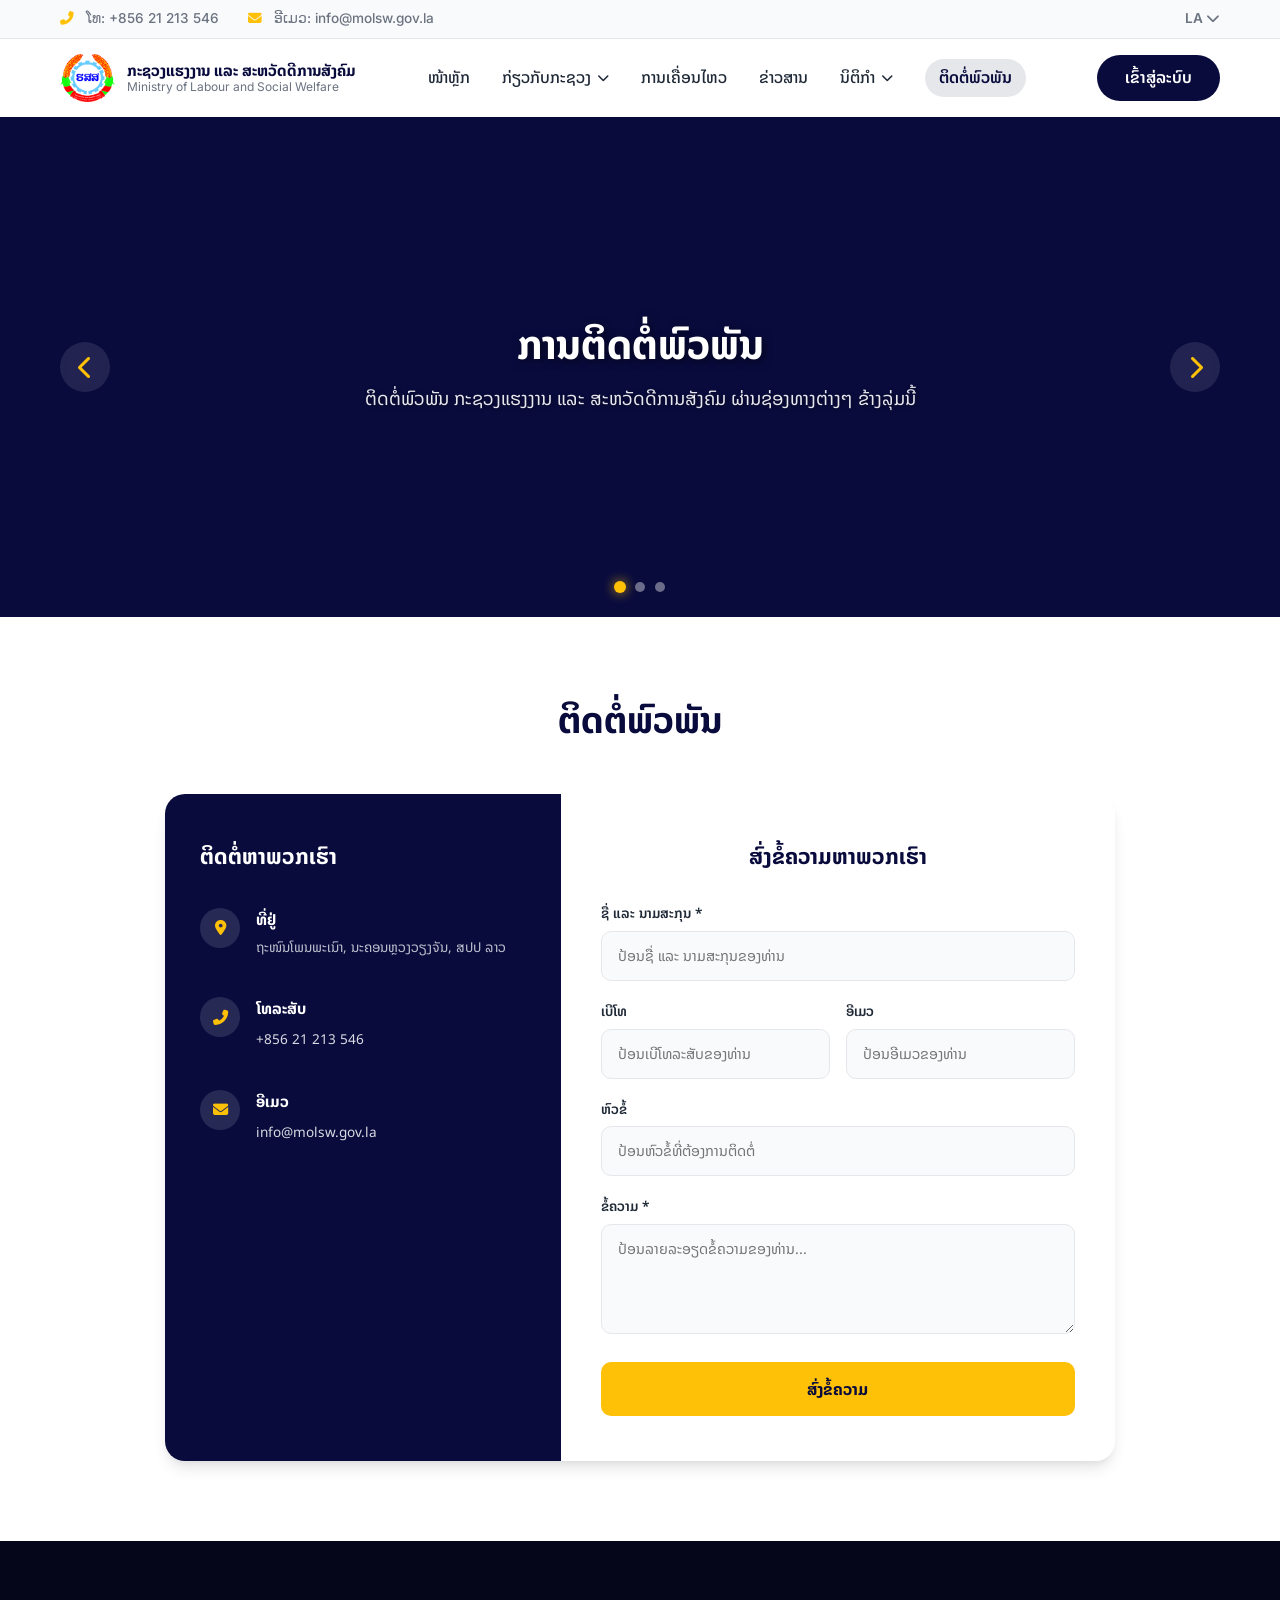
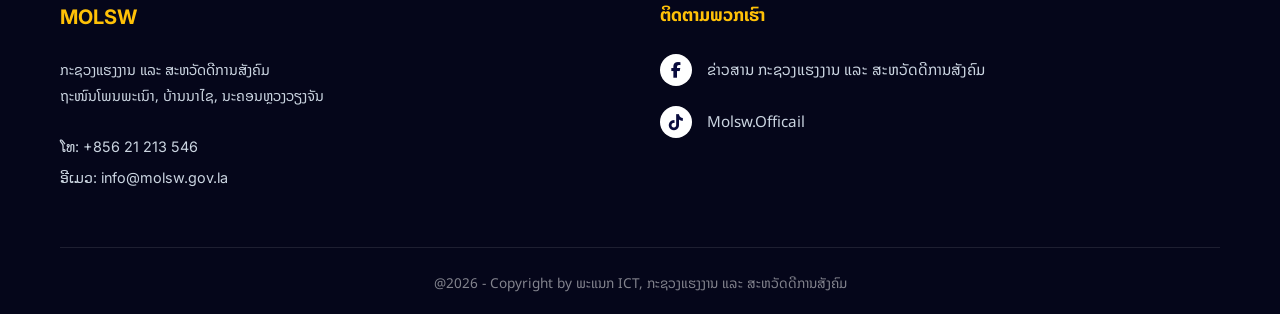
<file: contact.html>
<!doctype html>
<html lang="lo">
  <head>
    <meta charset="UTF-8" />
    <meta name="viewport" content="width=device-width, initial-scale=1.0" />
    <title>ຕິດຕໍ່ພົວພັນ | Contact Us</title>
    <!-- SEO Best Practices implemented -->
    <meta
      name="description"
      content="ຕິດຕໍ່ພົວພັນ ກະຊວງແຮງງານ ແລະ ສະຫວັດດີການສັງຄົມ. ສົ່ງຂໍ້ຄວາມ, ໂທ ຫຼື ອີເມວຫາພວກເຮົາ."
    />
    <link rel="stylesheet" href="css/style.css" />
    <link rel="stylesheet" href="css/contact.css" />
    <link
      href="https://fonts.googleapis.com/css2?family=Inter:wght@400;500;600;700&family=Noto+Sans+Lao:wght@400;500;600;700&display=swap"
      rel="stylesheet"
    />
    <link
      rel="stylesheet"
      href="https://cdnjs.cloudflare.com/ajax/libs/font-awesome/6.4.0/css/all.min.css"
    />
  </head>
  <body>
    <!-- Top Bar -->
    <div class="top-bar">
      <div class="container top-bar-inner">
        <div class="contact-info">
          <span><i class="fas fa-phone-alt"></i> ໂທ: +856 21 213 546</span>
          <span><i class="fas fa-envelope"></i> ອີເມວ: info@molsw.gov.la</span>
        </div>
        <div class="lang-selector">
          <span>LA <i class="fas fa-chevron-down"></i></span>
        </div>
      </div>
    </div>

    <!-- Navigation -->
    <nav class="navbar">
      <div class="container navbar-inner">
        <div class="logo">
          <a
            href="index.html"
            style="
              display: flex;
              align-items: center;
              gap: 12px;
              text-decoration: none;
            "
          >
            <img
              src="assets/logo.png"
              alt="MOLSW Logo"
              style="height: 48px; width: auto; object-fit: contain"
            />
            <div>
              <div
                style="
                  font-weight: 700;
                  color: var(--primary-blue);
                  font-size: 0.95rem;
                  line-height: 1.25;
                "
              >
                ກະຊວງແຮງງານ ແລະ ສະຫວັດດີການສັງຄົມ
              </div>
              <div
                style="
                  font-size: 0.75rem;
                  color: var(--text-muted);
                  font-family: var(--font-en);
                  line-height: 1.2;
                "
              >
                Ministry of Labour and Social Welfare
              </div>
            </div>
          </a>
        </div>
        <ul class="nav-links">
          <li><a href="index.html">ໜ້າຫຼັກ</a></li>
          <li class="dropdown">
            <a
              href="#"
              onclick="
                this.parentElement.classList.toggle('open');
                return false;
              "
              >ກ່ຽວກັບກະຊວງ <i class="fas fa-chevron-down"></i
            ></a>
            <ul class="dropdown-menu">
              <li><a href="about.html">ກ່ຽວກັບກະຊວງ</a></li>
              <li><a href="organization.html">ກົງຈັກການຈັດຕັ້ງ</a></li>
              <li><a href="sectors.html">ຂະແໜງການ</a></li>
            </ul>
          </li>
          <li><a href="activities.html">ການເຄື່ອນໄຫວ</a></li>
          <li><a href="news.html">ຂ່າວສານ</a></li>
          <li class="dropdown">
            <a
              href="#"
              onclick="
                this.parentElement.classList.toggle('open');
                return false;
              "
              >ນິຕິກຳ <i class="fas fa-chevron-down"></i
            ></a>
            <ul class="dropdown-menu">
              <li><a href="policy.html?tab=decree">ນິຕິກຳ</a></li>
              <li><a href="magazine.html">ວາລະສານ</a></li>
            </ul>
          </li>
          <li><a href="contact.html" class="active">ຕິດຕໍ່ພົວພັນ</a></li>
        </ul>
        <a href="#" class="btn btn-primary btn-login">ເຂົ້າສູ່ລະບົບ</a>
      </div>
    </nav>

    <!-- Hero Section -->
    <div class="hero hero-sectors">
      <div class="hero-slider">
        <!-- Slide 1 -->
        <div
          class="slide active"
          style="
            background-image: url(&quot;https://images.unsplash.com/photo-1575517111478-7f6afd0973db?auto=format&fit=crop&w=1920&q=80&quot;);
          "
        >
          <div
            class="container slide-content"
            style="text-align: center; margin: 0 auto; justify-content: center"
          >
            <h1
              style="
                font-size: 2.5rem;
                text-shadow: 2px 2px 8px rgba(0, 0, 0, 0.6);
              "
            >
              ການຕິດຕໍ່ພົວພັນ
            </h1>
            <p
              style="
                font-size: 1.15rem;
                max-width: 700px;
                margin: 15px auto 0;
                text-shadow: 1px 1px 4px rgba(0, 0, 0, 0.6);
              "
            >
              ຕິດຕໍ່ພົວພັນ ກະຊວງແຮງງານ ແລະ ສະຫວັດດີການສັງຄົມ ຜ່ານຊ່ອງທາງຕ່າງໆ
              ຂ້າງລຸ່ມນີ້
            </p>
          </div>
        </div>

        <!-- Slide 2 -->
        <div
          class="slide"
          style="
            background-image: url(&quot;https://images.unsplash.com/photo-1517245386807-bb43f82c33c4?auto=format&fit=crop&w=1920&q=80&quot;);
          "
        >
          <div
            class="container slide-content"
            style="text-align: center; margin: 0 auto; justify-content: center"
          >
            <h1
              style="
                font-size: 2.5rem;
                text-shadow: 2px 2px 8px rgba(0, 0, 0, 0.6);
              "
            >
              ພົວພັນວຽກງານສະດວກວ່ອງໄວ
            </h1>
            <p
              style="
                font-size: 1.15rem;
                max-width: 700px;
                margin: 15px auto 0;
                text-shadow: 1px 1px 4px rgba(0, 0, 0, 0.6);
              "
            >
              ຍິນດີຕ້ອນຮັບ ແລະ ພ້ອມໃຫ້ບໍລິການແກ່ປະຊາຊົນທຸກພາກສ່ວນ ດ້ວຍຄວາມຈິງໃຈ
            </p>
          </div>
        </div>

        <!-- Slide 3 -->
        <div
          class="slide"
          style="
            background-image: url(&quot;https://images.unsplash.com/photo-1522071820081-009f0129c71c?auto=format&fit=crop&w=1920&q=80&quot;);
          "
        >
          <div
            class="container slide-content"
            style="text-align: center; margin: 0 auto; justify-content: center"
          >
            <h1
              style="
                font-size: 2.5rem;
                text-shadow: 2px 2px 8px rgba(0, 0, 0, 0.6);
              "
            >
              ສົ່ງຄຳຄິດເຫັນຫາພວກເຮົາ
            </h1>
            <p
              style="
                font-size: 1.15rem;
                max-width: 700px;
                margin: 15px auto 0;
                text-shadow: 1px 1px 4px rgba(0, 0, 0, 0.6);
              "
            >
              ທ່ານສາມາດສົ່ງຄຳຖາມ, ຂໍ້ສະເໜີ ຫຼື ຄຳຄິດເຫັນຕ່າງໆ
              ຜ່ານແບບຟອມອອນລາຍໄດ້ຕະຫຼອດ 24 ຊົ່ວໂມງ
            </p>
          </div>
        </div>
      </div>

      <!-- Navigation controls -->
      <div class="hero-nav container">
        <button class="nav-prev"><i class="fas fa-chevron-left"></i></button>
        <button class="nav-next"><i class="fas fa-chevron-right"></i></button>
      </div>

      <!-- Indicators dots -->
      <div class="hero-indicators">
        <span class="indicator-dot active" data-slide="0"></span>
        <span class="indicator-dot" data-slide="1"></span>
        <span class="indicator-dot" data-slide="2"></span>
      </div>
    </div>

    <!-- Contact Content -->
    <main class="contact-section">
      <div class="container">
        <div class="contact-header">
          <h2 class="contact-title">ຕິດຕໍ່ພົວພັນ</h2>
        </div>

        <div class="contact-wrapper">
          <!-- Left: Contact Info -->
          <div class="contact-info-card">
            <h3>ຕິດຕໍ່ຫາພວກເຮົາ</h3>

            <div class="contact-detail">
              <div class="contact-detail-icon">
                <i class="fas fa-map-marker-alt"></i>
              </div>
              <div class="contact-detail-text">
                <h4>ທີ່ຢູ່</h4>
                <p>ຖະໜົນໂພນພະເນົາ, ນະຄອນຫຼວງວຽງຈັນ, ສປປ ລາວ</p>
              </div>
            </div>

            <div class="contact-detail">
              <div class="contact-detail-icon">
                <i class="fas fa-phone-alt"></i>
              </div>
              <div class="contact-detail-text">
                <h4>ໂທລະສັບ</h4>
                <a href="tel:+85621213546">+856 21 213 546</a>
              </div>
            </div>

            <div class="contact-detail">
              <div class="contact-detail-icon">
                <i class="fas fa-envelope"></i>
              </div>
              <div class="contact-detail-text">
                <h4>ອີເມວ</h4>
                <a href="mailto:info@molsw.gov.la">info@molsw.gov.la</a>
              </div>
            </div>
          </div>

          <!-- Right: Contact Form -->
          <div class="contact-form-card">
            <h3>ສົ່ງຂໍ້ຄວາມຫາພວກເຮົາ</h3>
            <form id="contact-form" onsubmit="event.preventDefault()">
              <div class="form-group">
                <label for="fullname">ຊື່ ແລະ ນາມສະກຸນ *</label>
                <input
                  type="text"
                  id="fullname"
                  name="fullname"
                  placeholder="ປ້ອນຊື່ ແລະ ນາມສະກຸນຂອງທ່ານ"
                  required
                />
              </div>

              <div class="form-row">
                <div class="form-group">
                  <label for="phone">ເບີໂທ</label>
                  <input
                    type="tel"
                    id="phone"
                    name="phone"
                    placeholder="ປ້ອນເບີໂທລະສັບຂອງທ່ານ"
                  />
                </div>
                <div class="form-group">
                  <label for="email">ອີເມວ</label>
                  <input
                    type="email"
                    id="email"
                    name="email"
                    placeholder="ປ້ອນອີເມວຂອງທ່ານ"
                  />
                </div>
              </div>

              <div class="form-group">
                <label for="subject">ຫົວຂໍ້</label>
                <input
                  type="text"
                  id="subject"
                  name="subject"
                  placeholder="ປ້ອນຫົວຂໍ້ທີ່ຕ້ອງການຕິດຕໍ່"
                />
              </div>

              <div class="form-group">
                <label for="message">ຂໍ້ຄວາມ *</label>
                <textarea
                  id="message"
                  name="message"
                  placeholder="ປ້ອນລາຍລະອຽດຂໍ້ຄວາມຂອງທ່ານ..."
                  required
                ></textarea>
              </div>

              <button type="submit" class="btn-submit">ສົ່ງຂໍ້ຄວາມ</button>
            </form>
          </div>
        </div>
      </div>
    </main>

    <!-- Footer -->
    <footer class="footer">
      <div class="container">
        <div class="footer-grid">
          <!-- Left Info -->
          <div class="footer-info">
            <h3 class="footer-brand">MOLSW</h3>
            <p class="footer-address">
              ກະຊວງແຮງງານ ແລະ ສະຫວັດດີການສັງຄົມ<br />ຖະໜົນໂພນພະເນົາ, ບ້ານນາໄຊ,
              ນະຄອນຫຼວງວຽງຈັນ
            </p>
            <div class="footer-contact">
              <p>ໂທ: +856 21 213 546</p>
              <p>ອີເມວ: info@molsw.gov.la</p>
            </div>
          </div>

          <!-- Right Socials -->
          <div class="footer-social">
            <h3 class="social-title">ຕິດຕາມພວກເຮົາ</h3>
            <div class="social-links">
              <a href="#" class="social-item">
                <div class="social-icon"><i class="fab fa-facebook-f"></i></div>
                <span>ຂ່າວສານ ກະຊວງແຮງງານ ແລະ ສະຫວັດດີການສັງຄົມ</span>
              </a>
              <a href="#" class="social-item">
                <div class="social-icon"><i class="fab fa-tiktok"></i></div>
                <span>Molsw.Officail</span>
              </a>
            </div>
          </div>
        </div>

        <div class="footer-bottom">
          <p>
            @2026 - Copyright by ພະແນກ ICT, ກະຊວງແຮງງານ ແລະ ສະຫວັດດີການສັງຄົມ
          </p>
        </div>
      </div>
    </footer>

    <!-- JavaScript logic for Hero Carousel Slider -->
    <script>
      document.addEventListener("DOMContentLoaded", () => {
        const slides = document.querySelectorAll(".hero-slider .slide");
        const prevBtn = document.querySelector(".nav-prev");
        const nextBtn = document.querySelector(".nav-next");
        const dots = document.querySelectorAll(".indicator-dot");
        let currentIndex = 0;
        let slideInterval;
        const intervalTime = 5000;

        function showSlide(index) {
          // Remove active classes
          slides.forEach((slide) => slide.classList.remove("active"));
          dots.forEach((dot) => dot.classList.remove("active"));

          // Set active slide
          slides[index].classList.add("active");
          dots[index].classList.add("active");
          currentIndex = index;
        }

        function nextSlide() {
          let nextIndex = currentIndex + 1;
          if (nextIndex >= slides.length) {
            nextIndex = 0;
          }
          showSlide(nextIndex);
        }

        function prevSlide() {
          let prevIndex = currentIndex - 1;
          if (prevIndex < 0) {
            prevIndex = slides.length - 1;
          }
          showSlide(prevIndex);
        }

        // Event listeners
        if (nextBtn) {
          nextBtn.addEventListener("click", () => {
            nextSlide();
            resetInterval();
          });
        }

        if (prevBtn) {
          prevBtn.addEventListener("click", () => {
            prevSlide();
            resetInterval();
          });
        }

        dots.forEach((dot, idx) => {
          dot.addEventListener("click", () => {
            showSlide(idx);
            resetInterval();
          });
        });

        // Interval management
        function startInterval() {
          slideInterval = setInterval(nextSlide, intervalTime);
        }

        function resetInterval() {
          clearInterval(slideInterval);
          startInterval();
        }

        // Start automatic sliding if we have slides
        if (slides.length > 0) {
          startInterval();
        }
      });
    </script>
  </body>
</html>
</file>
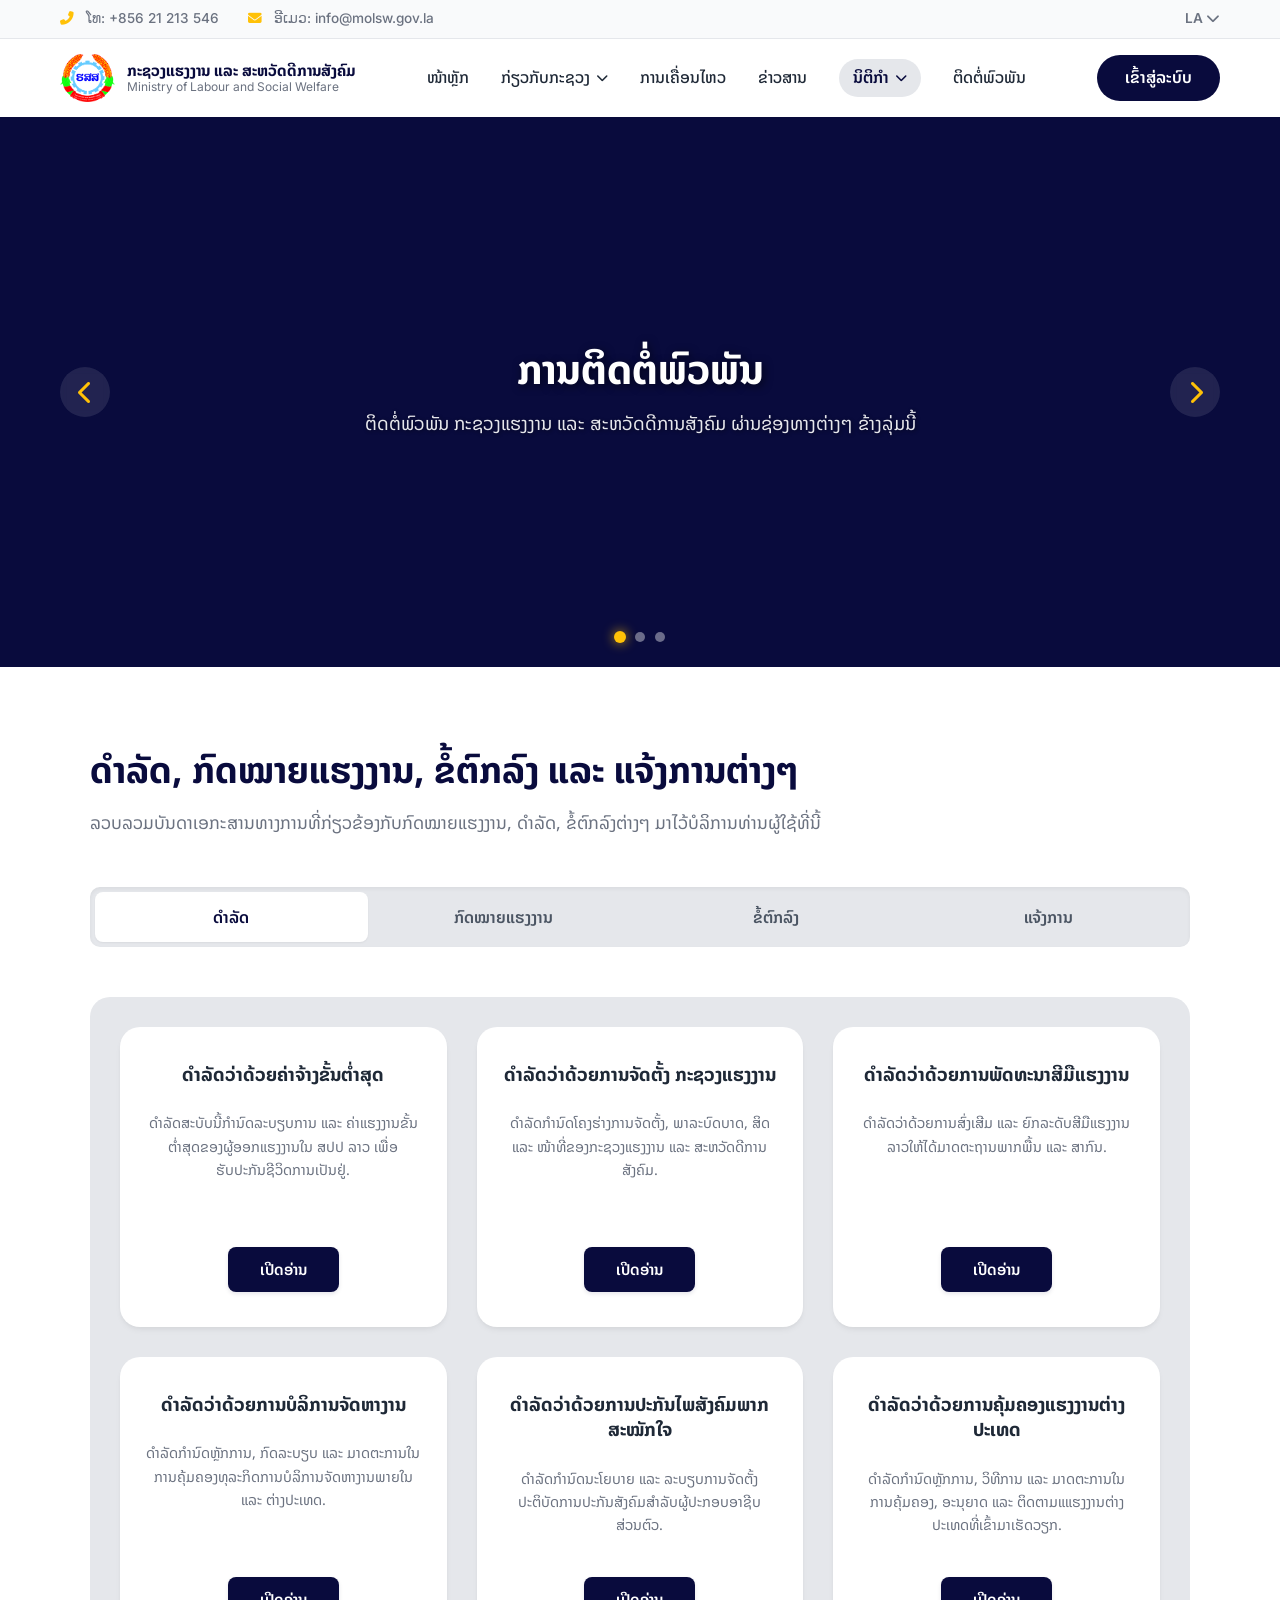
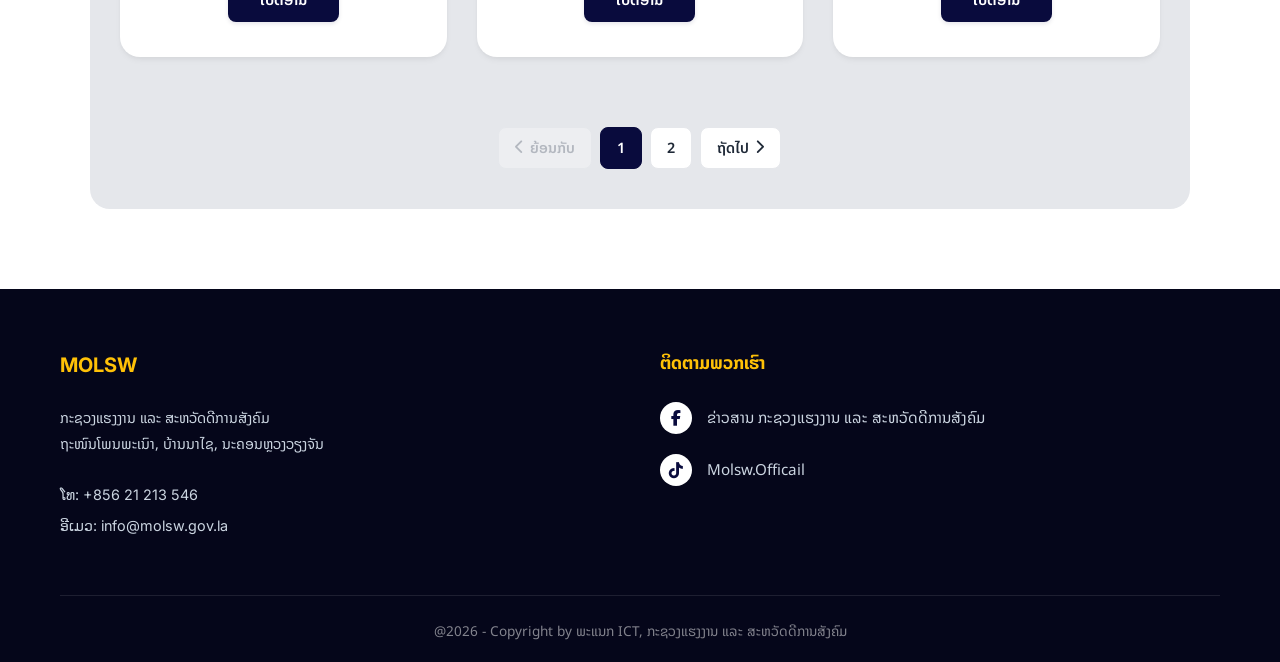
<file: policy.html>
<!doctype html>
<html lang="lo">
  <head>
    <meta charset="UTF-8" />
    <meta name="viewport" content="width=device-width, initial-scale=1.0" />
    <title>ນິຕິກຳ ແລະ ນະໂຍບາຍ | Legislation & Policy</title>
    <!-- SEO Best Practices implemented -->
    <meta
      name="description"
      content="ລວບລວມບັນດາເອກະສານທາງການ ກົດໝາຍແຮງງານ, ດຳລັດ, ຂໍ້ຕົກລົງ ແລະ ແຈ້ງການຕ່າງໆ ຂອງກະຊວງແຮງງານ ແລະ ສະຫວັດດີການສັງຄົມ"
    />
    <link rel="stylesheet" href="css/style.css" />
    <link rel="stylesheet" href="css/policy.css" />
    <link
      href="https://fonts.googleapis.com/css2?family=Inter:wght@400;500;600;700&family=Noto+Sans+Lao:wght@400;500;600;700&display=swap"
      rel="stylesheet"
    />
    <link
      rel="stylesheet"
      href="https://cdnjs.cloudflare.com/ajax/libs/font-awesome/6.4.0/css/all.min.css"
    />
  </head>
  <body>
    <!-- Top Bar -->
    <div class="top-bar">
      <div class="container top-bar-inner">
        <div class="contact-info">
          <span><i class="fas fa-phone-alt"></i> ໂທ: +856 21 213 546</span>
          <span><i class="fas fa-envelope"></i> ອີເມວ: info@molsw.gov.la</span>
        </div>
        <div class="lang-selector">
          <span>LA <i class="fas fa-chevron-down"></i></span>
        </div>
      </div>
    </div>

    <!-- Navigation -->
    <nav class="navbar">
      <div class="container navbar-inner">
        <div class="logo">
          <a
            href="index.html"
            style="
              display: flex;
              align-items: center;
              gap: 12px;
              text-decoration: none;
            "
          >
            <img
              src="assets/logo.png"
              alt="MOLSW Logo"
              style="height: 48px; width: auto; object-fit: contain"
            />
            <div>
              <div
                style="
                  font-weight: 700;
                  color: var(--primary-blue);
                  font-size: 0.95rem;
                  line-height: 1.25;
                "
              >
                ກະຊວງແຮງງານ ແລະ ສະຫວັດດີການສັງຄົມ
              </div>
              <div
                style="
                  font-size: 0.75rem;
                  color: var(--text-muted);
                  font-family: var(--font-en);
                  line-height: 1.2;
                "
              >
                Ministry of Labour and Social Welfare
              </div>
            </div>
          </a>
        </div>
        <ul class="nav-links">
          <li><a href="index.html">ໜ້າຫຼັກ</a></li>
          <li class="dropdown">
            <a
              href="#"
              onclick="
                this.parentElement.classList.toggle('open');
                return false;
              "
              >ກ່ຽວກັບກະຊວງ <i class="fas fa-chevron-down"></i
            ></a>
            <ul class="dropdown-menu">
              <li><a href="about.html">ກ່ຽວກັບກະຊວງ</a></li>
              <li><a href="organization.html">ກົງຈັກການຈັດຕັ້ງ</a></li>
              <li><a href="sectors.html">ຂະແໜງການ</a></li>
            </ul>
          </li>
          <li><a href="activities.html">ການເຄື່ອນໄຫວ</a></li>
          <li><a href="news.html">ຂ່າວສານ</a></li>
          <li class="dropdown">
            <a
              href="#"
              onclick="
                this.parentElement.classList.toggle('open');
                return false;
              "
              class="active"
              >ນິຕິກຳ <i class="fas fa-chevron-down"></i
            ></a>
            <ul class="dropdown-menu">
              <li><a href="policy.html?tab=decree">ນິຕິກຳ</a></li>
              <li><a href="magazine.html">ວາລະສານ</a></li>
            </ul>
          </li>
          <li><a href="contact.html">ຕິດຕໍ່ພົວພັນ</a></li>
        </ul>
        <a href="#" class="btn btn-primary btn-login">ເຂົ້າສູ່ລະບົບ</a>
      </div>
    </nav>

    <!-- Hero Section -->
    <div class="hero hero-sectors">
      <div class="hero-slider">
        <!-- Slide 1 -->
        <div
          class="slide active"
          style="
            background-image: url(&quot;https://images.unsplash.com/photo-1575517111478-7f6afd0973db?auto=format&fit=crop&w=1920&q=80&quot;);
          "
        >
          <div
            class="container slide-content"
            style="text-align: center; margin: 0 auto; justify-content: center"
          >
            <h1
              style="
                font-size: 2.5rem;
                text-shadow: 2px 2px 8px rgba(0, 0, 0, 0.6);
              "
            >
              ການຕິດຕໍ່ພົວພັນ
            </h1>
            <p
              style="
                font-size: 1.15rem;
                max-width: 700px;
                margin: 15px auto 0;
                text-shadow: 1px 1px 4px rgba(0, 0, 0, 0.6);
              "
            >
              ຕິດຕໍ່ພົວພັນ ກະຊວງແຮງງານ ແລະ ສະຫວັດດີການສັງຄົມ ຜ່ານຊ່ອງທາງຕ່າງໆ
              ຂ້າງລຸ່ມນີ້
            </p>
          </div>
        </div>

        <!-- Slide 2 -->
        <div
          class="slide"
          style="
            background-image: url(&quot;https://images.unsplash.com/photo-1517245386807-bb43f82c33c4?auto=format&fit=crop&w=1920&q=80&quot;);
          "
        >
          <div
            class="container slide-content"
            style="text-align: center; margin: 0 auto; justify-content: center"
          >
            <h1
              style="
                font-size: 2.5rem;
                text-shadow: 2px 2px 8px rgba(0, 0, 0, 0.6);
              "
            >
              ພົວພັນວຽກງານສະດວກວ່ອງໄວ
            </h1>
            <p
              style="
                font-size: 1.15rem;
                max-width: 700px;
                margin: 15px auto 0;
                text-shadow: 1px 1px 4px rgba(0, 0, 0, 0.6);
              "
            >
              ຍິນດີຕ້ອນຮັບ ແລະ ພ້ອມໃຫ້ບໍລິການແກ່ປະຊາຊົນທຸກພາກສ່ວນ ດ້ວຍຄວາມຈິງໃຈ
            </p>
          </div>
        </div>

        <!-- Slide 3 -->
        <div
          class="slide"
          style="
            background-image: url(&quot;https://images.unsplash.com/photo-1522071820081-009f0129c71c?auto=format&fit=crop&w=1920&q=80&quot;);
          "
        >
          <div
            class="container slide-content"
            style="text-align: center; margin: 0 auto; justify-content: center"
          >
            <h1
              style="
                font-size: 2.5rem;
                text-shadow: 2px 2px 8px rgba(0, 0, 0, 0.6);
              "
            >
              ສົ່ງຄຳຄິດເຫັນຫາພວກເຮົາ
            </h1>
            <p
              style="
                font-size: 1.15rem;
                max-width: 700px;
                margin: 15px auto 0;
                text-shadow: 1px 1px 4px rgba(0, 0, 0, 0.6);
              "
            >
              ທ່ານສາມາດສົ່ງຄຳຖາມ, ຂໍ້ສະເໜີ ຫຼື ຄຳຄິດເຫັນຕ່າງໆ
              ຜ່ານແບບຟອມອອນລາຍໄດ້ຕະຫຼອດ 24 ຊົ່ວໂມງ
            </p>
          </div>
        </div>
      </div>

      <!-- Navigation controls -->
      <div class="hero-nav container">
        <button class="nav-prev"><i class="fas fa-chevron-left"></i></button>
        <button class="nav-next"><i class="fas fa-chevron-right"></i></button>
      </div>

      <!-- Indicators dots -->
      <div class="hero-indicators">
        <span class="indicator-dot active" data-slide="0"></span>
        <span class="indicator-dot" data-slide="1"></span>
        <span class="indicator-dot" data-slide="2"></span>
      </div>
    </div>

    <!-- Legislation Main Content -->
    <main class="policy-section">
      <div class="container">
        <div class="policy-header">
          <h2 class="policy-title">
            ດຳລັດ, ກົດໝາຍແຮງງານ, ຂໍ້ຕົກລົງ ແລະ ແຈ້ງການຕ່າງໆ
          </h2>
          <p class="policy-subtitle">
            ລວບລວມບັນດາເອກະສານທາງການທີ່ກ່ຽວຂ້ອງກັບກົດໝາຍແຮງງານ, ດຳລັດ,
            ຂໍ້ຕົກລົງຕ່າງໆ ມາໄວ້ບໍລິການທ່ານຜູ້ໃຊ້ທີ່ນີ້
          </p>
        </div>

        <!-- Segmented Tab Bar -->
        <div class="policy-tabs">
          <button class="policy-tab-btn active" data-tab="decree">ດຳລັດ</button>
          <button class="policy-tab-btn" data-tab="law">ກົດໝາຍແຮງງານ</button>
          <button class="policy-tab-btn" data-tab="agreement">ຂໍ້ຕົກລົງ</button>
          <button class="policy-tab-btn" data-tab="announcement">
            ແຈ້ງການ
          </button>
        </div>

        <!-- Tab 1: Decrees -->
        <div id="tab-decree" class="policy-tab-content active">
          <div class="policy-grid">
            <div class="policy-card">
              <h4>ດຳລັດວ່າດ້ວຍຄ່າຈ້າງຂັ້ນຕ່ຳສຸດ</h4>
              <p class="policy-desc">
                ດຳລັດສະບັບນີ້ກຳນົດລະບຽບການ ແລະ
                ຄ່າແຮງງານຂັ້ນຕ່ຳສຸດຂອງຜູ້ອອກແຮງງານໃນ ສປປ ລາວ
                ເພື່ອຮັບປະກັນຊີວິດການເປັນຢູ່.
              </p>
              <button class="btn-read">ເປີດອ່ານ</button>
            </div>
            <div class="policy-card">
              <h4>ດຳລັດວ່າດ້ວຍການຈັດຕັ້ງ ກະຊວງແຮງງານ</h4>
              <p class="policy-desc">
                ດຳລັດກຳນົດໂຄງຮ່າງການຈັດຕັ້ງ, ພາລະບົດບາດ, ສິດ ແລະ
                ໜ້າທີ່ຂອງກະຊວງແຮງງານ ແລະ ສະຫວັດດີການສັງຄົມ.
              </p>
              <button class="btn-read">ເປີດອ່ານ</button>
            </div>
            <div class="policy-card">
              <h4>ດຳລັດວ່າດ້ວຍການພັດທະນາສີມືແຮງງານ</h4>
              <p class="policy-desc">
                ດຳລັດວ່າດ້ວຍການສົ່ງເສີມ ແລະ
                ຍົກລະດັບສີມືແຮງງານລາວໃຫ້ໄດ້ມາດຕະຖານພາກພື້ນ ແລະ ສາກົນ.
              </p>
              <button class="btn-read">ເປີດອ່ານ</button>
            </div>
            <div class="policy-card">
              <h4>ດຳລັດວ່າດ້ວຍການບໍລິການຈັດຫາງານ</h4>
              <p class="policy-desc">
                ດຳລັດກຳນົດຫຼັກການ, ກົດລະບຽບ ແລະ
                ມາດຕະການໃນການຄຸ້ມຄອງທຸລະກິດການບໍລິການຈັດຫາງານພາຍໃນ ແລະ
                ຕ່າງປະເທດ.
              </p>
              <button class="btn-read">ເປີດອ່ານ</button>
            </div>
            <div class="policy-card">
              <h4>ດຳລັດວ່າດ້ວຍການປະກັນໄພສັງຄົມພາກສະໝັກໃຈ</h4>
              <p class="policy-desc">
                ດຳລັດກຳນົດນະໂຍບາຍ ແລະ
                ລະບຽບການຈັດຕັ້ງປະຕິບັດການປະກັນສັງຄົມສຳລັບຜູ້ປະກອບອາຊີບສ່ວນຕົວ.
              </p>
              <button class="btn-read">ເປີດອ່ານ</button>
            </div>
            <div class="policy-card">
              <h4>ດຳລັດວ່າດ້ວຍການຄຸ້ມຄອງແຮງງານຕ່າງປະເທດ</h4>
              <p class="policy-desc">
                ດຳລັດກຳນົດຫຼັກການ, ວິທີການ ແລະ ມາດຕະການໃນການຄຸ້ມຄອງ, ອະນຸຍາດ ແລະ
                ຕິດຕາມແແຮງງານຕ່າງປະເທດທີ່ເຂົ້າມາເຮັດວຽກ.
              </p>
              <button class="btn-read">ເປີດອ່ານ</button>
            </div>
            <div class="policy-card">
              <h4>ດຳລັດວ່າດ້ວຍການປະກັນສຸຂະພາບ</h4>
              <p class="policy-desc">
                ດຳລັດກຳນົດນະໂຍບາຍ, ລະບຽບການ ແລະ
                ການຈັດຕັ້ງປະຕິບັດລະບົບປະກັນສຸຂະພາບແຫ່ງຊາດ ເພື່ອຄວາມທົ່ວເຖິງ.
              </p>
              <button class="btn-read">ເປີດອ່ານ</button>
            </div>
            <div class="policy-card">
              <h4>ດຳລັດວ່າດ້ວຍການສົ່ງເສີມວິສາຫະກິດ SME</h4>
              <p class="policy-desc">
                ດຳລັດກຳນົດມາດຕະການຊຸກຍູ້ ແລະ ສົ່ງເສີມ SME ເພື່ອສ້າງວຽກເຮັດງານທຳ
                ແລະ ພັດທະນາເສດຖະກິດ.
              </p>
              <button class="btn-read">ເປີດອ່ານ</button>
            </div>
            <div class="policy-card">
              <h4>ດຳລັດວ່າດ້ວຍການຄຸ້ມຄອງກອງທຶນປະກັນສັງຄົມ</h4>
              <p class="policy-desc">
                ດຳລັດກຳນົດການຈັດຕັ້ງ, ການເຄື່ອນໄຫວ ແລະ
                ການຄຸ້ມຄອງການເງິນຂອງກອງທຶນປະກັນສັງຄົມແຫ່ງຊາດ.
              </p>
              <button class="btn-read">ເປີດອ່ານ</button>
            </div>
            <div class="policy-card">
              <h4>ດຳລັດວ່າດ້ວຍຄວາມປອດໄພ ແລະ ສຸຂະພາບແຮງງານ</h4>
              <p class="policy-desc">
                ດຳລັດວ່າດ້ວຍການກຳນົດມາດຕະຖານການຮັກສາຄວາມປອດໄພ ແລະ
                ສຸຂະພາບໃນສະຖານທີ່ເຮັດວຽກ.
              </p>
              <button class="btn-read">ເປີດອ່ານ</button>
            </div>
            <div class="policy-card">
              <h4>ດຳລັດວ່າດ້ວຍການພັດທະນາສີມືແຮງງານຊົນນະບົດ</h4>
              <p class="policy-desc">
                ດຳລັດກຳນົດແຜນງານ ແລະ
                ງົບປະມານໃນການຝຶກອົບຮົມວິຊາຊີບໃຫ້ແກ່ປະຊາຊົນໃນເຂດຫ່າງໄກສອກຫຼີກ.
              </p>
              <button class="btn-read">ເປີດອ່ານ</button>
            </div>
            <div class="policy-card">
              <h4>ດຳລັດວ່າດ້ວຍການຈັດຕັ້ງປະຕິບັດກົດໝາຍແຮງງານ</h4>
              <p class="policy-desc">
                ດຳລັດກຳນົດລາຍລະອຽດການຈັດຕັ້ງປະຕິບັດ ແລະ
                ຄຳແນະນຳໃນການຈັດຕັ້ງປະຕິບັດບັນດາມາດຕາຂອງກົດໝາຍແຮງງານ.
              </p>
              <button class="btn-read">ເປີດອ່ານ</button>
            </div>
          </div>
        </div>

        <!-- Tab 2: Laws (Active by default) -->
        <div id="tab-law" class="policy-tab-content">
          <div class="policy-grid">
            <div class="policy-card">
              <h4>ກົດໝາຍວ່າດ້ວຍການຄຸ້ມຄອງໄພພິບັດ</h4>
              <p class="policy-desc">
                ກົດໝາຍກຳນົດຫຼັກການ, ລະບຽບການ ແລະ ມາດຕະການກ່ຽວກັບການຄຸ້ມຄອງ,
                ປ້ອງກັນ, ຄວບຄຸມ ແລະ ຟື້ນຟູ ຈາກໄພພິບັດຕ່າງໆ ເພື່ອປົກປ້ອງຊີວິດ ແລະ
                ຊັບສິນ.
              </p>
              <button class="btn-read">ເປີດອ່ານ</button>
            </div>
            <div class="policy-card">
              <h4>ກົດໝາຍວ່າດ້ວຍສັງຄົມສົງເຄາະ ສະບັບເລກທີ 82/ສພຊ</h4>
              <p class="policy-desc">
                ກົດໝາຍວ່າດ້ວຍການປະກັນສັງຄົມ ເພື່ອກຳນົດຫຼັກການ ແລະ
                ລະບົບການຄຸ້ມຄອງປະກັນສັງຄົມ, ຮັບປະກັນສິດຜົນປະໂຫຍດ ແລະ
                ສະໜອງເງິນອຸດໜູນ.
              </p>
              <button class="btn-read">ເປີດອ່ານ</button>
            </div>
            <div class="policy-card">
              <h4>ກົດໝາຍວ່າດ້ວຍການຈັດຫາງານ ສະບັບເລກທີ 37/ສພຊ</h4>
              <p class="policy-desc">
                ກົດໝາຍກຳນົດສິດ ແລະ ໜ້າທີ່, ຄວາມປອດໄພໃນການເຮັດວຽກ, ສັນຍາແຮງງານ,
                ລະບຽບການຈ້າງງານ ແລະ ວິທີການແກ້ໄຂຂໍ້ຂັດແຍ່ງ.
              </p>
              <button class="btn-read">ເປີດອ່ານ</button>
            </div>
            <div class="policy-card">
              <h4>ກົດໝາຍວ່າດ້ວຍການຄຸ້ມຄອງໄພພິບັດ (ສະບັບປັບປຸງ)</h4>
              <p class="policy-desc">
                ກົດໝາຍສະບັບປັບປຸງກຳນົດລະບຽບການລະອຽດຕື່ມກ່ຽວກັບການຮ່ວມມືສາກົນ ແລະ
                ທຶນຮອນໃນການຄຸ້ມຄອງໄພພິບັດໃຫ້ທັນການ.
              </p>
              <button class="btn-read">ເປີດອ່ານ</button>
            </div>
            <div class="policy-card">
              <h4>ກົດໝາຍວ່າດ້ວຍສັງຄົມສົງເຄາະ ສະບັບເລກທີ 82/ສພຊ</h4>
              <p class="policy-desc">
                ກົດໝາຍວ່າດ້ວຍການຄຸ້ມຄອງ ແລະ ປົກປ້ອງສິດທິຂອງຜູ້ດ້ອຍໂອກາດ ແລະ
                ຄົນພິການ ເພື່ອໃຫ້ໄດ້ຮັບການຊ່ວຍເຫຼືອຢ່າງທົ່ວເຖິງ.
              </p>
              <button class="btn-read">ເປີດອ່ານ</button>
            </div>
            <div class="policy-card">
              <h4>ກົດໝາຍວ່າດ້ວຍການຈັດຫາງານ ສະບັບເລກທີ 37/ສພຊ</h4>
              <p class="policy-desc">
                ກົດໝາຍວ່າດ້ວຍກຳມະບານລາວ ເພື່ອກຳນົດສິດ ແລະ
                ບົດບາດຂອງອົງການກຳມະບານໃນການປົກປ້ອງສິດຜົນປະໂຫຍດອັນຊອບທຳ.
              </p>
              <button class="btn-read">ເປີດອ່ານ</button>
            </div>
          </div>
        </div>

        <!-- Tab 3: Agreements -->
        <div id="tab-agreement" class="policy-tab-content">
          <div class="policy-grid">
            <div class="policy-card">
              <h4>ຂໍ້ຕົກລົງວ່າດ້ວຍການຂຶ້ນທະບຽນແຮງງານ</h4>
              <p class="policy-desc">
                ຂໍ້ຕົກລົງກຳນົດຂັ້ນຕອນ, ວິທີການ ແລະ
                ເອກະສານທີ່ຈຳເປັນໃນການຂຶ້ນທະບຽນແຮງງານພາຍໃນສະຖານປະກອບການ.
              </p>
              <button class="btn-read">ເປີດອ່ານ</button>
            </div>
            <div class="policy-card">
              <h4>ຂໍ້ຕົກລົງວ່າດ້ວຍມາດຕະຖານສີມືແຮງງານແຫ່ງຊາດ</h4>
              <p class="policy-desc">
                ຂໍ້ຕົກລົງກຳນົດລະດັບມາດຕະຖານ, ເກນການປະເມີນ ແລະ
                ການທົດສອບສີມືແຮງງານໃນແຕ່ລະຂະແໜງອາຊີບ.
              </p>
              <button class="btn-read">ເປີດອ່ານ</button>
            </div>
            <div class="policy-card">
              <h4>ຂໍ້ຕົກລົງວ່າດ້ວຍຄວາມປອດໄພໃນສະຖານທີ່ກໍ່ສ້າງ</h4>
              <p class="policy-desc">
                ຂໍ້ຕົກລົງກຳນົດມາດຕະຖານດ້ານຄວາມປອດໄພ, ເຄື່ອງປ້ອງກັນໄພ ແລະ
                ການກວດກາຄວາມປອດໄພໃນໂຄງການກໍ່ສ້າງ.
              </p>
              <button class="btn-read">ເປີດອ່ານ</button>
            </div>
            <div class="policy-card">
              <h4>ຂໍ້ຕົກລົງວ່າດ້ວຍການຝຶກອົບຮົມວິຊາຊີບພື້ນຖານ</h4>
              <p class="policy-desc">
                ຂໍ້ຕົກລົງກຳນົດຫຼັກສູດ, ໄລຍະເວລາ ແລະ
                ການຢັ້ງຢືນການຝຶກອົບຮົມວິຊາຊີບໄລຍະສັ້ນໃຫ້ແກ່ປະຊາຊົນ.
              </p>
              <button class="btn-read">ເປີດອ່ານ</button>
            </div>
            <div class="policy-card">
              <h4>ຂໍ້ຕົກລົງວ່າດ້ວຍການສະໜອງສະຫວັດດີການສຸກເສີນ</h4>
              <p class="policy-desc">
                ຂໍ້ຕົກລົງວ່າດ້ວຍຫຼັກການ ແລະ
                ຂັ້ນຕອນການສະໜອງການຊ່ວຍເຫຼືອທາງດ້ານການເງິນ ແລະ
                ວັດຖຸສິ່ງຂອງແກ່ຜູ້ປະສົບໄພ.
              </p>
              <button class="btn-read">ເປີດອ່ານ</button>
            </div>
            <div class="policy-card">
              <h4>ຂໍ້ຕົກລົງວ່າດ້ວຍການຮ່ວມມືແຮງງານສອງຝ່າຍ</h4>
              <p class="policy-desc">
                ຂໍ້ຕົກລົງວ່າດ້ວຍການແລກປ່ຽນຂໍ້ມູນຂ່າວສານ, ສົ່ງເສີມການຈ້າງງານ ແລະ
                ປົກປ້ອງແຮງງານເຄື່ອນຍ້າຍລະຫວ່າງປະເທດ.
              </p>
              <button class="btn-read">ເປີດອ່ານ</button>
            </div>
            <div class="policy-card">
              <h4>ຂໍ້ຕົກລົງວ່າດ້ວຍການກຳນົດອັດຕາເງິນສົມທົບປະກັນສັງຄົມ</h4>
              <p class="policy-desc">
                ຂໍ້ຕົກລົງກຳນົດອັດຕາສ່ວນການຈ່າຍເງິນສົມທົບຂອງນາຍຈ້າງ ແລະ
                ຜູ້ອອກແຮງງານເຂົ້າກອງທຶນ.
              </p>
              <button class="btn-read">ເປີດອ່ານ</button>
            </div>
            <div class="policy-card">
              <h4>ຂໍ້ຕົກລົງວ່າດ້ວຍການອະນຸຍາດສ້າງຕັ້ງສູນຝຶກວິຊາຊີບ</h4>
              <p class="policy-desc">
                ຂໍ້ຕົກລົງກຳນົດເງື່ອນໄຂ ແລະ
                ຂັ້ນຕອນການສະເໜີສ້າງຕັ້ງສູນຝຶກວິຊາຊີບຂອງພາກເອກະຊົນ.
              </p>
              <button class="btn-read">ເປີດອ່ານ</button>
            </div>
            <div class="policy-card">
              <h4>ຂໍ້ຕົກລົງວ່າດ້ວຍການແຕ່ງຕັ້ງຄະນະກຳມະການໄກ່ເກ່ຍ</h4>
              <p class="policy-desc">
                ຂໍ້ຕົກລົງວ່າດ້ວຍການແຕ່ງຕັ້ງ ແລະ
                ກຳນົດພາລະບົດບາດຂອງຄະນະກຳມະການໄກ່ເກ່ຍຂັ້ນແຂວງ.
              </p>
              <button class="btn-read">ເປີດອ່ານ</button>
            </div>
            <div class="policy-card">
              <h4>ຂໍ້ຕົກລົງວ່າດ້ວຍການຄຸ້ມຄອງຄ່າບໍລິການຈັດຫາງານ</h4>
              <p class="policy-desc">
                ຂໍ້ຕົກລົງກຳນົດເພດານຄ່າບໍລິການທີ່ບໍລິສັດຈັດຫາງານສາມາດຮຽກເກັບຈາກຜູ້ສະໝັກງານ.
              </p>
              <button class="btn-read">ເປີດອ່ານ</button>
            </div>
            <div class="policy-card">
              <h4>ຂໍ້ຕົກລົງວ່າດ້ວຍມາດຕະຖານການກວດສຸຂະພາບ</h4>
              <p class="policy-desc">
                ຂໍ້ຕົກລົງກຳນົດລາຍການກວດສຸຂະພາບປະຈຳປີທີ່ນາຍຈ້າງຕ້ອງຈັດຕັ້ງໃຫ້ຜູ້ອອກແຮງງານ.
              </p>
              <button class="btn-read">ເປີດອ່ານ</button>
            </div>
            <div class="policy-card">
              <h4>ຂໍ້ຕົກລົງວ່າດ້ວຍການຮ່ວມມືພັດທະນາແຮງງານທ່ອງທ່ຽວ</h4>
              <p class="policy-desc">
                ຂໍ້ຕົກລົງຮ່ວມມືລະຫວ່າງກະຊວງ ຮສສ ແລະ ກະຊວງ ທລ
                ເພື່ອພັດທະນາສີມືແຮງງານຂະແໜງທ່ອງທ່ຽວ.
              </p>
              <button class="btn-read">ເປີດອ່ານ</button>
            </div>
          </div>
        </div>

        <!-- Tab 4: Announcements -->
        <div id="tab-announcement" class="policy-tab-content">
          <div class="policy-grid">
            <div class="policy-card">
              <h4>ແຈ້ງການວັນຢຸດພັກຊົດເຊີຍປີໃໝ່ລາວ</h4>
              <p class="policy-desc">
                ແຈ້ງການທາງການກ່ຽວກັບກຳນົດວັນຢຸດພັກຮຽນ ແລະ
                ພັກວຽກງານເນື່ອງໃນໂອກາດບຸນປີໃໝ່ລາວ ປະຈຳປີ 2026.
              </p>
              <button class="btn-read">ເປີດອ່ານ</button>
            </div>
            <div class="policy-card">
              <h4>ແຈ້ງການຂຶ້ນທະບຽນປະກັນສັງຄົມພາກບັງຄັບ</h4>
              <p class="policy-desc">
                ແຈ້ງການເຕືອນເຖິງບັນດາຫົວໜ່ວຍທຸລະກິດ ແລະ ສະຖານປະກອບການ
                ໃຫ້ຮີບຮ້ອນຂຶ້ນທະບຽນປະກັນສັງຄົມໃຫ້ພະນັກງານ.
              </p>
              <button class="btn-read">ເປີດອ່ານ</button>
            </div>
            <div class="policy-card">
              <h4>ແຈ້ງການກວດກາຄວາມປອດໄພໃນສະຖານປະກອບການ</h4>
              <p class="policy-desc">
                ແຈ້ງການກ່ຽວກັບການລົງຕິດຕາມ ແລະ ກວດກາມາດຕະຖານຄວາມປອດໄພ ແລະ
                ສຸຂະອະນາໄມໃນການເຮັດວຽກ.
              </p>
              <button class="btn-read">ເປີດອ່ານ</button>
            </div>
            <div class="policy-card">
              <h4>ແຈ້ງການຮັບສະໝັກນັກຝຶກອົບຮົມສີມືແຮງງານຟຣີ</h4>
              <p class="policy-desc">
                ແຈ້ງການເປີດຮັບສະໝັກນັກຮຽນ ແລະ ປະຊາຊົນທົ່ວໄປ
                ເຂົ້າຮ່ວມການຝຶກອົບຮົມສີມືແຮງງານໂດຍບໍ່ເສຍຄ່າຮຽນ.
              </p>
              <button class="btn-read">ເປີດອ່ານ</button>
            </div>
            <div class="policy-card">
              <h4>ແຈ້ງການການຈັດສົ່ງແຮງງານໄປເຮັດວຽກຕ່າງປະເທດ</h4>
              <p class="policy-desc">
                ແຈ້ງການແນະນຳຂັ້ນຕອນ ແລະ
                ເອກະສານໃນການສະໝັກໄປເຮັດວຽກຢູ່ຕ່າງປະເທດຢ່າງຖືກຕ້ອງຕາມກົດໝາຍ.
              </p>
              <button class="btn-read">ເປີດອ່ານ</button>
            </div>
            <div class="policy-card">
              <h4>ແຈ້ງການການຊ່ວຍເຫຼືອຜູ້ປະສົບໄພນ້ຳຖ້ວມສຸກເສີນ</h4>
              <p class="policy-desc">
                ແຈ້ງການຮຽກຮ້ອງການບໍລິຈາກ ແລະ
                ການລະດົມທຶນຊ່ວຍເຫຼືອປະຊາຊົນທີ່ໄດ້ຮັບຜົນກະທົບຈາກອຸທົກກະໄພ.
              </p>
              <button class="btn-read">ເປີດອ່ານ</button>
            </div>
          </div>
        </div>
      </div>
    </main>

    <!-- Footer -->
    <footer class="footer">
      <div class="container">
        <div class="footer-grid">
          <!-- Left Info -->
          <div class="footer-info">
            <h3 class="footer-brand">MOLSW</h3>
            <p class="footer-address">
              ກະຊວງແຮງງານ ແລະ ສະຫວັດດີການສັງຄົມ<br />ຖະໜົນໂພນພະເນົາ, ບ້ານນາໄຊ,
              ນະຄອນຫຼວງວຽງຈັນ
            </p>
            <div class="footer-contact">
              <p>ໂທ: +856 21 213 546</p>
              <p>ອີເມວ: info@molsw.gov.la</p>
            </div>
          </div>

          <!-- Right Socials -->
          <div class="footer-social">
            <h3 class="social-title">ຕິດຕາມພວກເຮົາ</h3>
            <div class="social-links">
              <a href="#" class="social-item">
                <div class="social-icon"><i class="fab fa-facebook-f"></i></div>
                <span>ຂ່າວສານ ກະຊວງແຮງງານ ແລະ ສະຫວັດດີການສັງຄົມ</span>
              </a>
              <a href="#" class="social-item">
                <div class="social-icon"><i class="fab fa-tiktok"></i></div>
                <span>Molsw.Officail</span>
              </a>
            </div>
          </div>
        </div>

        <div class="footer-bottom">
          <p>
            @2026 - Copyright by ພະແນກ ICT, ກະຊວງແຮງງານ ແລະ ສະຫວັດດີການສັງຄົມ
          </p>
        </div>
      </div>
    </footer>

    <!-- JavaScript logic for Tab switching, URL routing, and Pagination -->
    <script>
      document.addEventListener("DOMContentLoaded", () => {
        const tabButtons = document.querySelectorAll(".policy-tab-btn");
        const tabContents = document.querySelectorAll(".policy-tab-content");
        const itemsPerPage = 6;

        // Keep track of active page for each tab
        const tabPages = {
          decree: 1,
          law: 1,
          agreement: 1,
          announcement: 1,
        };

        // Function to render pagination controls and display cards for active tab
        function updatePagination(tabId) {
          const tabContent = document.getElementById(`tab-${tabId}`);
          const grid = tabContent.querySelector(".policy-grid");
          const cards = grid.querySelectorAll(".policy-card");
          const totalItems = cards.length;
          const totalPages = Math.ceil(totalItems / itemsPerPage);
          const currentPage = tabPages[tabId];

          // 1. Show/hide cards based on currentPage
          cards.forEach((card, idx) => {
            const startIdx = (currentPage - 1) * itemsPerPage;
            const endIdx = startIdx + itemsPerPage;
            if (idx >= startIdx && idx < endIdx) {
              card.style.display = "flex";
            } else {
              card.style.display = "none";
            }
          });

          // 2. Build or update pagination controls inside the grid
          let pagContainer = grid.querySelector(".policy-pagination");
          if (!pagContainer) {
            pagContainer = document.createElement("div");
            pagContainer.className = "policy-pagination";
            grid.appendChild(pagContainer);
          }

          pagContainer.innerHTML = "";

          // Previous Button
          const prevBtn = document.createElement("button");
          prevBtn.className = "page-btn";
          prevBtn.innerHTML = '<i class="fas fa-chevron-left"></i> ຍ້ອນກັບ';
          prevBtn.disabled = currentPage === 1;
          prevBtn.addEventListener("click", () => {
            tabPages[tabId]--;
            updatePagination(tabId);
            // Smoothly scroll back to the top of the grid
            tabContent.scrollIntoView({ behavior: "smooth" });
          });
          pagContainer.appendChild(prevBtn);

          // Page Number Buttons
          for (let i = 1; i <= totalPages; i++) {
            const numBtn = document.createElement("button");
            numBtn.className = `page-btn ${currentPage === i ? "active" : ""}`;
            numBtn.textContent = i;
            numBtn.addEventListener("click", () => {
              tabPages[tabId] = i;
              updatePagination(tabId);
              tabContent.scrollIntoView({ behavior: "smooth" });
            });
            pagContainer.appendChild(numBtn);
          }

          // Next Button
          const nextBtn = document.createElement("button");
          nextBtn.className = "page-btn";
          nextBtn.innerHTML = 'ຖັດໄປ <i class="fas fa-chevron-right"></i>';
          nextBtn.disabled = currentPage === totalPages;
          nextBtn.addEventListener("click", () => {
            tabPages[tabId]++;
            updatePagination(tabId);
            tabContent.scrollIntoView({ behavior: "smooth" });
          });
          pagContainer.appendChild(nextBtn);
        }

        // Function to switch tabs
        function switchTab(tabId) {
          tabButtons.forEach((btn) => {
            if (btn.getAttribute("data-tab") === tabId) {
              btn.classList.add("active");
            } else {
              btn.classList.remove("active");
            }
          });

          tabContents.forEach((content) => {
            if (content.id === `tab-${tabId}`) {
              content.classList.add("active");
              updatePagination(tabId);
            } else {
              content.classList.remove("active");
            }
          });
        }

        // Add click events to buttons
        tabButtons.forEach((btn) => {
          btn.addEventListener("click", () => {
            const tabId = btn.getAttribute("data-tab");
            switchTab(tabId);
            // Update URL query param without reload
            const newUrl = `${window.location.pathname}?tab=${tabId}`;
            window.history.pushState({ path: newUrl }, "", newUrl);
          });
        });

        // Initialize active tab based on URL param
        const urlParams = new URLSearchParams(window.location.search);
        const requestedTab = urlParams.get("tab");
        const validTabs = ["decree", "law", "agreement", "announcement"];

        if (requestedTab && validTabs.includes(requestedTab)) {
          switchTab(requestedTab);
        } else {
          switchTab("decree");
        }
      });
    </script>
  </body>
</html>
</file>
<file: css/style.css>
:root {
    --primary-blue: #090B3D;
    --secondary-blue: #1A1D6B;
    --accent-yellow: #FFC107;
    --accent-red: #E63946;
    --text-dark: #1F2937;
    --text-muted: #6B7280;
    --bg-light: #F9FAFB;
    --bg-white: #FFFFFF;
    --border-color: #E5E7EB;
    
    --font-lao: 'Noto Sans Lao', sans-serif;
    --font-en: 'Inter', sans-serif;
    
    --shadow-sm: 0 1px 2px 0 rgba(0, 0, 0, 0.05);
    --shadow-md: 0 4px 6px -1px rgba(0, 0, 0, 0.1), 0 2px 4px -1px rgba(0, 0, 0, 0.06);
    --shadow-lg: 0 10px 15px -3px rgba(0, 0, 0, 0.1), 0 4px 6px -2px rgba(0, 0, 0, 0.05);
    --shadow-hover: 0 20px 25px -5px rgba(0, 0, 0, 0.1), 0 10px 10px -5px rgba(0, 0, 0, 0.04);
}

html {
    scroll-behavior: smooth;
}

* {
    margin: 0;
    padding: 0;
    box-sizing: border-box;
}

body {
    font-family: var(--font-lao);
    color: var(--text-dark);
    line-height: 1.6;
    background-color: var(--bg-white);
    overflow-x: hidden;
}

a {
    text-decoration: none;
    color: inherit;
}

ul {
    list-style: none;
}

.container {
    max-width: 1200px;
    margin: 0 auto;
    padding: 0 20px;
}

/* Utilities */
.text-center { text-align: center; }
.bg-light { background-color: var(--bg-light); }
.bg-dark-blue { background-color: var(--primary-blue); }
.text-white { color: var(--bg-white); }
.text-white .subtitle { color: rgba(255,255,255,0.7); }

/* Buttons */
.btn {
    display: inline-block;
    padding: 10px 24px;
    border-radius: 8px;
    font-weight: 600;
    transition: all 0.3s cubic-bezier(0.4, 0, 0.2, 1);
    cursor: pointer;
    border: none;
    text-align: center;
}

.btn-primary {
    background-color: var(--primary-blue);
    color: white;
}
.btn-primary:hover { 
    background-color: var(--secondary-blue); 
    transform: translateY(-2px); 
    box-shadow: var(--shadow-md);
}

.btn-yellow {
    background-color: var(--accent-yellow);
    color: var(--primary-blue);
    border-radius: 50px; /* pill shape like mockup */
}
.btn-yellow:hover { 
    filter: brightness(1.05); 
    transform: translateY(-2px); 
    box-shadow: 0 10px 15px -3px rgba(255, 193, 7, 0.4);
}

.btn-red {
    background-color: var(--accent-red);
    color: white;
    border-radius: 50px;
}
.btn-red:hover { 
    filter: brightness(1.1); 
    transform: translateY(-2px);
    box-shadow: 0 10px 15px -3px rgba(230, 57, 70, 0.4);
}

.btn-dark-blue {
    background-color: var(--primary-blue);
    color: white;
    width: 100%;
    border-radius: 8px;
}
.btn-dark-blue:hover { 
    background-color: var(--secondary-blue); 
}

.btn-sm { padding: 8px 20px; font-size: 0.9rem; }

/* Top Bar & Announcement */
.announcement-banner {
    background: linear-gradient(90deg, var(--primary-blue) 0%, var(--secondary-blue) 100%);
    color: white;
    padding: 10px 0;
    font-size: 0.9rem;
}
.banner-inner {
    display: flex;
    justify-content: space-between;
    align-items: center;
    flex-wrap: wrap;
    gap: 15px;
}
.banner-content {
    display: flex;
    align-items: center;
    gap: 15px;
}
.banner-content .badge {
    background: var(--accent-yellow);
    color: var(--primary-blue);
    padding: 4px 12px;
    border-radius: 50px;
    font-weight: 700;
    font-size: 0.8rem;
    letter-spacing: 0.5px;
    text-transform: uppercase;
    box-shadow: 0 2px 4px rgba(0,0,0,0.1);
}
.banner-content .text {
    font-weight: 500;
}
.banner-link {
    color: var(--accent-yellow);
    font-weight: 600;
    display: flex;
    align-items: center;
    gap: 8px;
    transition: all 0.3s ease;
}
.banner-link:hover {
    color: white;
    gap: 12px;
}

.top-bar {
    background-color: var(--bg-light);
    color: var(--text-muted);
    padding: 8px 0;
    font-size: 0.85rem;
    font-family: var(--font-en);
    border-bottom: 1px solid var(--border-color);
}
.contact-info i { margin-right: 8px; color: var(--primary-blue); }
.top-bar-inner {
    display: flex;
    justify-content: space-between;
    align-items: center;
}
.contact-info span { margin-right: 25px; font-weight: 500;}
.contact-info i { margin-right: 8px; color: var(--accent-yellow); }
.lang-selector { 
    cursor: pointer; 
    font-weight: 600;
    display: flex;
    align-items: center;
    gap: 5px;
}

.navbar {
    background-color: var(--bg-white);
    padding: 15px 0;
    box-shadow: var(--shadow-sm);
    position: sticky;
    top: 0;
    z-index: 100;
}
.navbar-inner {
    display: flex;
    justify-content: space-between;
    align-items: center;
}
.logo-link {
    display: flex;
    align-items: center;
    gap: 12px;
    text-decoration: none;
}
.logo-img {
    height: 48px;
    width: auto;
    object-fit: contain;
}
.logo-title {
    font-weight: 700;
    color: var(--primary-blue);
    font-size: 0.95rem;
    line-height: 1.25;
}
.logo-subtitle {
    font-size: 0.75rem;
    color: var(--text-muted);
    font-family: var(--font-en);
    line-height: 1.2;
}
.nav-links li {
    position: relative;
}
/* Dropdown Navigation */
.dropdown-menu {
    position: absolute;
    top: 100%;
    left: 50%;
    transform: translateX(-50%) translateY(10px);
    background: var(--bg-white);
    min-width: 200px;
    box-shadow: 0 4px 6px rgba(0,0,0,0.1);
    border-radius: 8px;
    padding: 10px 0;
    opacity: 0;
    visibility: hidden;
    transition: all 0.3s ease;
    z-index: 1000;
    list-style: none;
}
.dropdown.open .dropdown-menu,
.dropdown:hover .dropdown-menu {
    opacity: 1;
    visibility: visible;
    transform: translateX(-50%) translateY(0);
}
.dropdown-menu li {
    padding: 0;
}
.dropdown-menu a {
    display: block;
    padding: 10px 20px;
    color: var(--text-dark);
    font-weight: 500;
    font-size: 0.95rem;
}
.dropdown-menu a:hover {
    background-color: #f3f4f6;
    color: var(--primary-blue);
}
.nav-links {
    display: flex;
    gap: 32px;
    align-items: center;
}
.nav-links a {
    font-weight: 500;
    font-size: 1rem;
    color: var(--text-dark);
    transition: all 0.3s ease;
    display: flex;
    align-items: center;
    gap: 6px;
}
.nav-links a:hover {
    color: var(--primary-blue);
}
.nav-links a.active { 
    font-weight: 600;
    color: var(--primary-blue);
    background-color: var(--border-color);
    padding: 6px 14px;
    border-radius: 20px;
}
.nav-links i { font-size: 0.75rem; }

.btn-login {
    border-radius: 50px;
    padding: 10px 28px;
}

/* Hero Section */
.hero {
    position: relative;
    height: 550px;
    background-color: var(--primary-blue);
    overflow: hidden;
}
.slide {
    height: 100%;
    background-size: cover;
    background-position: center;
    background-repeat: no-repeat;
    position: relative;
    display: flex;
    align-items: center;
    justify-content: center;
}
.slide::before {
    content: '';
    position: absolute;
    inset: 0;
    background: linear-gradient(to right, rgba(9, 11, 61, 0.8) 0%, rgba(9, 11, 61, 0.2) 100%);
}
.slide-content {
    position: relative;
    color: white;
    z-index: 10;
    max-width: 700px;
    text-align: center;
    margin: 0 auto;
}
.slide-content h1 {
    font-size: 3.5rem;
    margin-bottom: 15px;
    line-height: 1.2;
    font-weight: 700;
    text-shadow: 0 2px 10px rgba(0,0,0,0.5);
}
.slide-content p {
    font-size: 1.25rem;
    margin-bottom: 35px;
    opacity: 0.9;
    text-shadow: 0 1px 5px rgba(0,0,0,0.5);
}
.hero-nav {
    position: absolute;
    top: 50%;
    left: 50%;
    transform: translate(-50%, -50%);
    width: 100%;
    display: flex;
    justify-content: space-between;
    pointer-events: none;
    z-index: 20;
}
.hero-nav button {
    pointer-events: auto;
    background: rgba(255, 255, 255, 0.1);
    backdrop-filter: blur(4px);
    color: var(--accent-yellow);
    border: none;
    width: 50px;
    height: 50px;
    border-radius: 50%;
    font-size: 1.5rem;
    cursor: pointer;
    transition: all 0.3s;
    display: flex;
    align-items: center;
    justify-content: center;
}
.hero-nav button:hover { 
    background: rgba(255, 255, 255, 0.2);
    transform: scale(1.1); 
}

/* Hero Carousel Fade & Cinematic Scale Transition */
.hero-slider {
    position: relative;
    width: 100%;
    height: 100%;
}

.hero-slider .slide {
    position: absolute;
    top: 0;
    left: 0;
    width: 100%;
    height: 100%;
    opacity: 0;
    transition: opacity 1.5s cubic-bezier(0.4, 0, 0.2, 1), transform 1.8s cubic-bezier(0.4, 0, 0.2, 1);
    transform: scale(1.04);
    z-index: 1;
}

.hero-slider .slide.active {
    opacity: 1;
    transform: scale(1);
    z-index: 2;
}

/* Slide Indicators */
.hero-indicators {
    position: absolute;
    bottom: 25px;
    left: 50%;
    transform: translateX(-50%);
    display: flex;
    gap: 10px;
    z-index: 25;
}

.indicator-dot {
    width: 10px;
    height: 10px;
    border-radius: 50%;
    background: rgba(255, 255, 255, 0.4);
    cursor: pointer;
    transition: all 0.3s ease;
}

.indicator-dot:hover {
    background: rgba(255, 255, 255, 0.8);
}

.indicator-dot.active {
    background: var(--accent-yellow);
    transform: scale(1.2);
    box-shadow: 0 0 10px rgba(255, 193, 7, 0.8);
}


/* Sections Common */
.section { padding: 90px 0; }
.section-header {
    text-align: center;
    margin-bottom: 60px;
}
.section-header h2 {
    color: var(--primary-blue);
    font-size: 2.25rem;
    margin-bottom: 15px;
    font-weight: 700;
}
.section-header p {
    color: var(--text-muted);
    font-size: 1.1rem;
    max-width: 600px;
    margin: 0 auto;
}

/* Cards Common */
.card {
    background: var(--bg-white);
    border-radius: 16px;
    overflow: hidden;
    box-shadow: var(--shadow-md);
    transition: transform 0.4s cubic-bezier(0.4, 0, 0.2, 1), box-shadow 0.4s ease;
}
.card:hover {
    transform: translateY(-8px);
    box-shadow: var(--shadow-hover);
}
.card img { width: 100%; height: auto; display: block; }
.card-content { padding: 30px; }

/* Activities Grid */
.activities-grid {
    display: grid;
    grid-template-columns: 2fr 1fr;
    gap: 30px;
}
.activity-main { position: relative; }
.activity-main img { height: 450px; object-fit: cover; }
.activity-main .card-content {
    position: absolute;
    bottom: 0;
    left: 0;
    right: 0;
    background: linear-gradient(to top, rgba(9, 11, 61, 0.95) 0%, rgba(9, 11, 61, 0.7) 60%, transparent 100%);
    color: white;
    padding: 40px;
}
.activity-main h3 { font-size: 1.75rem; margin-bottom: 12px; line-height: 1.4;}
.activity-main .date { font-size: 0.95rem; margin-bottom: 20px; opacity: 0.8; font-family: var(--font-en); }

.activity-announcement {
    background-color: var(--primary-blue);
    color: white;
    display: flex;
    flex-direction: column;
    justify-content: center;
}
.activity-announcement h3 { font-size: 1.5rem; font-weight: 600;}
.announcement-graphic img { 
    border-radius: 12px; 
    box-shadow: var(--shadow-md);
    height: 320px;
    object-fit: cover;
}

/* News Grid */
.news-grid {
    display: grid;
    grid-template-columns: repeat(4, 1fr);
    gap: 30px;
}
.img-zoom {
    overflow: hidden;
}
.news-card img { 
    height: 240px; 
    object-fit: cover; 
    transition: transform 0.5s ease;
}
.news-card:hover img {
    transform: scale(1.05);
}
.news-card h3 {
    font-size: 1.25rem;
    margin-bottom: 15px;
    color: var(--primary-blue);
    display: -webkit-box;
    -webkit-line-clamp: 2;
    -webkit-box-orient: vertical;
    overflow: hidden;
    line-height: 1.5;
}
.news-card p {
    color: var(--text-muted);
    font-size: 0.95rem;
    margin-bottom: 25px;
    display: -webkit-box;
    -webkit-line-clamp: 3;
    -webkit-box-orient: vertical;
    overflow: hidden;
}
.read-more {
    color: var(--primary-blue);
    font-weight: 600;
    font-size: 0.95rem;
    display: inline-flex;
    align-items: center;
    gap: 8px;
    transition: gap 0.3s;
}
.read-more:hover { 
    gap: 12px;
    color: var(--secondary-blue);
}

/* Services Grid */
.services {
    position: relative;
}
.services::before {
    content: '';
    position: absolute;
    top: 0; left: 0; right: 0; bottom: 0;
    background-image: url('data:image/svg+xml,%3Csvg width="60" height="60" viewBox="0 0 60 60" xmlns="http://www.w3.org/2000/svg"%3E%3Cg fill="none" fill-rule="evenodd"%3E%3Cg fill="%23ffffff" fill-opacity="0.05"%3E%3Cpath d="M36 34v-4h-2v4h-4v2h4v4h2v-4h4v-2h-4zm0-30V0h-2v4h-4v2h4v4h2V6h4V4h-4zM6 34v-4H4v4H0v2h4v4h2v-4h4v-2H6zM6 4V0H4v4H0v2h4v4h2V6h4V4H6z"/%3E%3C/g%3E%3C/g%3E%3C/svg%3E');
    pointer-events: none;
}
.services-wrapper {
    position: relative;
    margin-top: 60px;
}
.services-grid {
    display: flex;
    gap: 30px;
    position: relative;
    z-index: 1;
    overflow-x: auto;
    scroll-behavior: smooth;
    padding: 20px 10px;
    scroll-snap-type: x mandatory;
    scrollbar-width: none; /* Firefox */
}
.services-grid::-webkit-scrollbar {
    display: none; /* Safari and Chrome */
}
.services-nav {
    position: absolute;
    top: 50%;
    transform: translateY(-50%);
    z-index: 10;
    background: white;
    border: none;
    width: 45px;
    height: 45px;
    border-radius: 50%;
    box-shadow: var(--shadow-md);
    cursor: pointer;
    display: flex;
    align-items: center;
    justify-content: center;
    color: var(--primary-blue);
    font-size: 1.2rem;
    transition: all 0.3s ease;
}
.services-nav:hover {
    background: var(--primary-blue);
    color: white;
    transform: translateY(-50%) scale(1.1);
}
.services-nav.prev { left: -20px; }
.services-nav.next { right: -20px; }
.service-card {
    flex: 0 0 calc(25% - 22.5px);
    scroll-snap-align: start;
    background: var(--bg-white);
    border-radius: 20px;
    padding: 40px 25px;
    color: var(--text-dark);
    transition: transform 0.4s ease, box-shadow 0.4s ease;
    box-shadow: var(--shadow-lg);
}
.service-card:hover { 
    transform: translateY(-12px); 
    box-shadow: 0 25px 30px -5px rgba(0, 0, 0, 0.2);
}
.icon-wrapper {
    width: 80px;
    height: 80px;
    margin: 0 auto 25px;
    border-radius: 50%;
    background: var(--bg-light);
    display: flex;
    align-items: center;
    justify-content: center;
    border: 3px solid var(--border-color);
    transition: border-color 0.3s;
}
.service-card:hover .icon-wrapper {
    border-color: var(--accent-yellow);
}
.service-card h3 {
    font-size: 1.25rem;
    color: var(--primary-blue);
    margin-bottom: 15px;
    font-weight: 700;
}
.service-card p {
    font-size: 0.95rem;
    color: var(--text-muted);
    margin-bottom: 25px;
    min-height: 70px;
}
.service-link {
    display: inline-block;
    color: var(--primary-blue);
    font-weight: 600;
    border-bottom: 2px solid transparent;
    padding-bottom: 2px;
    transition: border-color 0.3s;
}
.service-card:hover .service-link {
    border-color: var(--accent-yellow);
}

/* Legislation */
.tabs {
    display: flex;
    background: var(--bg-light);
    border-radius: 12px;
    padding: 6px;
    margin-bottom: 50px;
    box-shadow: inset 0 2px 4px rgba(0,0,0,0.02);
}
.tab-btn {
    flex: 1;
    padding: 14px 0;
    border: none;
    background: transparent;
    font-family: inherit;
    font-size: 1.05rem;
    font-weight: 600;
    color: var(--text-muted);
    cursor: pointer;
    border-radius: 8px;
    transition: all 0.3s ease;
}
.tab-btn.active {
    background: var(--bg-white);
    color: var(--primary-blue);
    box-shadow: var(--shadow-sm);
}
.docs-grid {
    display: grid;
    grid-template-columns: repeat(3, 1fr);
    gap: 30px;
}
.doc-card {
    border-radius: 16px;
    border: 1px solid var(--border-color);
    box-shadow: none;
}
.doc-card:hover {
    border-color: transparent;
}
.doc-card h4 {
    font-size: 1.15rem;
    margin-bottom: 25px;
    color: var(--primary-blue);
    min-height: 60px;
    line-height: 1.4;
}
.doc-desc {
    font-size: 0.9rem;
    color: var(--text-muted);
    line-height: 1.6;
    margin-bottom: 30px;
    min-height: 70px;
    display: flex;
    align-items: center;
    justify-content: center;
}

/* Magazines Section */
.magazines-grid {
    display: grid;
    grid-template-columns: repeat(4, 1fr);
    gap: 20px;
}
.magazine-card {
    text-align: center;
}
.mag-cover {
    position: relative;
    border-radius: 12px;
    overflow: hidden;
    border: 2px solid var(--primary-blue);
    margin-bottom: 15px;
    box-shadow: var(--shadow-sm);
    transition: transform 0.3s;
    background: white;
}
.mag-cover:hover {
    transform: translateY(-5px);
}
.mag-cover img {
    width: 100%;
    height: 320px;
    object-fit: cover;
    display: block;
}
.mag-overlay {
    position: absolute;
    bottom: 20px;
    left: 0;
    right: 0;
    display: flex;
    flex-direction: column;
    align-items: center;
    gap: 12px;
}
.download-icon {
    background: #4CAF50;
    color: white;
    width: 32px;
    height: 32px;
    border-radius: 50%;
    display: flex;
    align-items: center;
    justify-content: center;
    box-shadow: var(--shadow-md);
    transition: background 0.3s;
    font-size: 0.85rem;
}
.download-icon:hover { background: #45a049; }
.mag-info h4 {
    font-size: 0.95rem;
    color: var(--primary-blue);
    margin-bottom: 8px;
    display: -webkit-box;
    -webkit-line-clamp: 2;
    -webkit-box-orient: vertical;
    overflow: hidden;
    line-height: 1.4;
}
.mag-info p {
    font-size: 0.8rem;
    color: var(--text-muted);
}

/* Minister Section */
.minister-section {
    padding-top: 50px;
    padding-bottom: 90px;
}
.minister-grid {
    display: grid;
    grid-template-columns: 1fr 1.2fr;
    gap: 60px;
    align-items: center;
}
.minister-profile-card {
    background: var(--primary-blue);
    border-radius: 20px;
    color: white;
    display: flex;
    align-items: center;
    padding: 35px 40px;
    position: relative;
    box-shadow: var(--shadow-lg);
}
.profile-content {
    flex: 1;
    padding-right: 25px;
}
.profile-content h3 {
    font-size: 1.4rem;
    color: white;
    margin-bottom: 8px;
    font-weight: 700;
}
.profile-content .title {
    font-size: 0.8rem;
    color: rgba(255,255,255,0.7);
    margin-bottom: 25px;
    line-height: 1.5;
}
.profile-links {
    display: flex;
    flex-direction: column;
    gap: 12px;
}
.profile-links a {
    display: flex;
    align-items: center;
    gap: 15px;
    font-weight: 600;
    font-size: 0.9rem;
    transition: color 0.3s;
    font-family: var(--font-en);
}
.profile-links a:hover {
    color: var(--accent-yellow);
}
.profile-image {
    width: 140px;
    height: 140px;
    border-radius: 50%;
    overflow: hidden;
    border: 3px solid var(--bg-white);
    flex-shrink: 0;
    box-shadow: var(--shadow-md);
}
.profile-image img {
    width: 100%;
    height: 100%;
    object-fit: cover;
}

.minister-message .message-title {
    color: var(--primary-blue);
    font-size: 1.5rem;
    font-weight: 700;
    margin-bottom: 25px;
}
.quote-content {
    display: flex;
    align-items: flex-start;
    gap: 15px;
}
.quote-icon {
    color: var(--primary-blue);
    font-size: 1.25rem;
}
.quote-icon.right {
    align-self: flex-end;
}
.quote-text {
    flex: 1;
    font-size: 1.15rem;
    line-height: 1.8;
    color: var(--text-dark);
    font-style: italic;
    margin-top: 5px;
}

/* Footer */
.footer {
    background-color: #05061A;
    color: white;
    padding: 60px 0 20px;
}
.footer-grid {
    display: grid;
    grid-template-columns: 1fr 1fr;
    gap: 40px;
    margin-bottom: 50px;
}
.footer-brand {
    color: var(--accent-yellow);
    font-size: 1.25rem;
    font-weight: 700;
    margin-bottom: 25px;
    font-family: var(--font-en);
}
.footer-address {
    font-size: 0.9rem;
    line-height: 1.8;
    margin-bottom: 25px;
    color: #cbd5e1;
}
.footer-contact p {
    font-size: 0.9rem;
    margin-bottom: 8px;
    color: #cbd5e1;
    font-family: var(--font-en);
}

.social-title {
    color: var(--accent-yellow);
    font-size: 1.1rem;
    font-weight: 700;
    margin-bottom: 25px;
}
.social-links {
    display: flex;
    flex-direction: column;
    gap: 20px;
}
.social-item {
    display: flex;
    align-items: center;
    gap: 15px;
    color: #cbd5e1;
    transition: color 0.3s;
    font-size: 0.95rem;
}
.social-item:hover {
    color: white;
}
.social-icon {
    width: 32px;
    height: 32px;
    background: white;
    color: var(--primary-blue);
    border-radius: 50%;
    display: flex;
    align-items: center;
    justify-content: center;
    font-size: 1rem;
}

.footer-bottom {
    border-top: 1px solid rgba(255,255,255,0.1);
    padding-top: 25px;
    text-align: center;
    font-size: 0.85rem;
    color: rgba(255,255,255,0.5);
}

/* Responsive */
@media (max-width: 1024px) {
    .nav-links { display: none; }
    .activities-grid { grid-template-columns: repeat(2, 1fr); }
    .service-card { flex: 0 0 calc(50% - 15px); }
    .news-grid, .docs-grid { grid-template-columns: repeat(2, 1fr); }
    .slide-content h1 { font-size: 2.75rem; }
    .magazines-grid { grid-template-columns: repeat(2, 1fr); }
    .minister-grid { grid-template-columns: 1fr; }
    .minister-profile-card { max-width: 500px; margin: 0 auto; }
}
@media (max-width: 768px) {
    .activities-grid, .news-grid, .docs-grid { grid-template-columns: 1fr; }
    .service-card { flex: 0 0 100%; }
    .hero { height: 450px; }
    .slide-content h1 { font-size: 2.25rem; }
    .tabs { flex-wrap: wrap; }
    .tab-btn { flex: 50%; }
    .top-bar-inner { flex-direction: column; gap: 10px; }
    .section { padding: 60px 0; }
    .magazines-grid { grid-template-columns: 1fr; }
    .minister-profile-card { flex-direction: column; text-align: center; padding: 30px 20px; }
    .profile-content { padding-right: 0; margin-bottom: 25px; }
    .profile-links { align-items: center; }
    .footer-grid { grid-template-columns: 1fr; }
}
</file>
<file: css/contact.css>
/* Contact Page Specific Styles */

.contact-section {
    padding: 80px 0;
    background-color: var(--bg-white);
}

.contact-header {
    max-width: 1100px;
    margin: 0 auto 50px;
    text-align: center;
}

.contact-title {
    font-size: 2.25rem;
    color: var(--primary-blue);
    font-weight: 700;
    margin-bottom: 15px;
    line-height: 1.3;
}

.contact-wrapper {
    display: grid;
    grid-template-columns: 1fr 1.4fr;
    gap: 0;
    border-radius: 20px;
    overflow: hidden;
    box-shadow: var(--shadow-lg);
    max-width: 950px;
    margin: 0 auto;
}

/* Left Info Card */
.contact-info-card {
    background-color: var(--primary-blue);
    color: white;
    padding: 45px 35px;
    display: flex;
    flex-direction: column;
    gap: 10px;
}

.contact-info-card h3 {
    font-size: 1.35rem;
    font-weight: 700;
    margin-bottom: 25px;
    color: white;
}

.contact-detail {
    display: flex;
    align-items: flex-start;
    gap: 16px;
    margin-bottom: 28px;
}

.contact-detail-icon {
    width: 40px;
    height: 40px;
    background: rgba(255, 255, 255, 0.12);
    border-radius: 50%;
    display: flex;
    align-items: center;
    justify-content: center;
    flex-shrink: 0;
    font-size: 0.95rem;
    color: var(--accent-yellow);
}

.contact-detail-text h4 {
    font-size: 0.95rem;
    font-weight: 700;
    margin-bottom: 5px;
    color: white;
}

.contact-detail-text p {
    font-size: 0.85rem;
    color: rgba(255, 255, 255, 0.75);
    line-height: 1.6;
}

.contact-detail-text a {
    color: rgba(255, 255, 255, 0.85);
    transition: color 0.3s;
    font-size: 0.85rem;
}

.contact-detail-text a:hover {
    color: var(--accent-yellow);
}

/* Right Form Card */
.contact-form-card {
    background-color: var(--bg-white);
    padding: 45px 40px;
}

.contact-form-card h3 {
    font-size: 1.35rem;
    font-weight: 700;
    color: var(--primary-blue);
    margin-bottom: 30px;
    text-align: center;
}

.form-group {
    margin-bottom: 20px;
}

.form-group label {
    display: block;
    font-size: 0.85rem;
    font-weight: 600;
    color: var(--text-dark);
    margin-bottom: 6px;
}

.form-group input,
.form-group textarea {
    width: 100%;
    padding: 12px 16px;
    border: 1px solid var(--border-color);
    border-radius: 10px;
    font-family: var(--font-lao);
    font-size: 0.9rem;
    color: var(--text-dark);
    background-color: #f9fafb;
    transition: border-color 0.3s ease, box-shadow 0.3s ease;
    outline: none;
}

.form-group input:focus,
.form-group textarea:focus {
    border-color: var(--primary-blue);
    box-shadow: 0 0 0 3px rgba(9, 11, 61, 0.08);
    background-color: white;
}

.form-group textarea {
    resize: vertical;
    min-height: 110px;
}

.form-row {
    display: grid;
    grid-template-columns: 1fr 1fr;
    gap: 16px;
}

.btn-submit {
    display: block;
    width: 100%;
    padding: 14px;
    background-color: var(--accent-yellow);
    color: var(--primary-blue);
    border: none;
    border-radius: 10px;
    font-size: 1rem;
    font-weight: 700;
    font-family: var(--font-lao);
    cursor: pointer;
    transition: all 0.3s ease;
    margin-top: 8px;
}

.btn-submit:hover {
    background-color: #e0a800;
    color: var(--primary-blue);
    transform: translateY(-2px);
    box-shadow: 0 8px 20px -4px rgba(255, 193, 7, 0.4);
}

/* Responsive */
@media (max-width: 768px) {
    .contact-wrapper {
        grid-template-columns: 1fr;
    }

    .contact-form-card {
        padding: 30px 24px;
    }

    .contact-info-card {
        padding: 30px 24px;
    }

    .form-row {
        grid-template-columns: 1fr;
    }
}


/* Hero Sectors Carousel Responsiveness */
.hero-sectors {
    height: 500px;
    min-height: 450px;
}

@media (max-width: 768px) {
    .hero-sectors {
        height: 350px !important;
        min-height: 300px !important;
    }
    
    .hero-sectors .slide-content h1 {
        font-size: 1.8rem !important;
    }
    
    .hero-sectors .slide-content p {
        font-size: 0.95rem !important;
        padding: 0 15px;
    }
}
</file>
<file: css/policy.css>
/* Policy / Legislation Page Styles */

.policy-section {
    padding: 80px 0;
    background-color: var(--bg-white);
}

.policy-header {
    max-width: 1100px;
    margin: 0 auto 50px;
    text-align: left;
}

.policy-title {
    font-size: 2.25rem;
    color: var(--primary-blue);
    font-weight: 700;
    margin-bottom: 15px;
    line-height: 1.3;
}

.policy-subtitle {
    font-size: 1.1rem;
    color: var(--text-muted);
    line-height: 1.6;
}

/* Segmented Tabs Control */
.policy-tabs {
    display: flex;
    justify-content: center;
    background: #e5e7eb;
    padding: 5px;
    border-radius: 10px;
    max-width: 1100px;
    width: 100%;
    margin: 0 auto 50px;
    box-shadow: inset 0 2px 4px rgba(0,0,0,0.05);
}

.policy-tab-btn {
    flex: 1;
    background: none;
    border: none;
    color: #4b5563;
    padding: 12px 20px;
    font-weight: 600;
    font-size: 1rem;
    cursor: pointer;
    border-radius: 8px;
    transition: all 0.25s cubic-bezier(0.4, 0, 0.2, 1);
    text-align: center;
    font-family: var(--font-lao);
}

.policy-tab-btn:hover {
    color: var(--primary-blue);
}

.policy-tab-btn.active {
    background: var(--bg-white);
    color: var(--primary-blue);
    box-shadow: var(--shadow-sm);
}

/* Grid & Cards */
.policy-grid {
    display: grid;
    grid-template-columns: repeat(3, 1fr);
    gap: 30px;
    max-width: 1100px;
    width: 100%;
    margin: 0 auto;
    background-color: #E5E7EB;
    padding: 30px;
    border-radius: 20px;
}

/* Hide inactive tab contents */
.policy-tab-content {
    display: none;
}

.policy-tab-content.active {
    display: block;
}

.policy-card {
    background: var(--bg-white);
    border-radius: 20px;
    padding: 35px 25px;
    text-align: center;
    box-shadow: 0 4px 6px -1px rgba(0, 0, 0, 0.05), 0 2px 4px -1px rgba(0, 0, 0, 0.03);
    transition: all 0.3s cubic-bezier(0.4, 0, 0.2, 1);
    display: flex;
    flex-direction: column;
    align-items: center;
    justify-content: space-between;
    min-height: 300px;
}

.policy-card:hover {
    transform: translateY(-6px);
    box-shadow: 0 10px 15px -3px rgba(0, 0, 0, 0.08), 0 4px 6px -2px rgba(0, 0, 0, 0.04);
}

.policy-card h4 {
    font-size: 1.15rem;
    font-weight: 700;
    color: var(--text-dark);
    margin-bottom: 25px;
    line-height: 1.4;
}

/* Placeholder lines representing text */
.placeholder-lines {
    width: 100%;
    margin-bottom: 30px;
    display: flex;
    flex-direction: column;
    gap: 12px;
    align-items: center;
}

.placeholder-line {
    height: 1px;
    border-bottom: 1px dashed #cbd5e1; /* Dashed/dotted lines matching mockup */
    width: 90%;
}

.placeholder-line.short {
    width: 70%;
}

.policy-desc {
    font-size: 0.9rem;
    color: var(--text-muted);
    line-height: 1.6;
    margin-bottom: 25px;
    text-align: center;
    flex: 1;
}

.policy-card .btn-read {
    background-color: var(--primary-blue);
    color: white;
    padding: 10px 32px;
    border-radius: 8px;
    font-weight: 600;
    font-size: 0.95rem;
    transition: all 0.3s ease;
    border: none;
    cursor: pointer;
    font-family: var(--font-lao);
    box-shadow: 0 2px 4px rgba(9, 11, 61, 0.1);
}

.policy-card .btn-read:hover {
    background-color: var(--secondary-blue);
    box-shadow: 0 4px 8px rgba(9, 11, 61, 0.2);
}

/* Pagination Styles */
.policy-pagination {
    grid-column: 1 / -1;
    display: flex;
    justify-content: center;
    align-items: center;
    gap: 8px;
    margin-top: 40px;
    padding-bottom: 10px;
}

.page-btn {
    background: var(--bg-white);
    color: var(--text-dark);
    border: 1px solid var(--border-color);
    padding: 8px 16px;
    border-radius: 8px;
    font-weight: 600;
    font-size: 0.9rem;
    cursor: pointer;
    transition: all 0.3s ease;
    font-family: var(--font-lao);
    display: inline-flex;
    align-items: center;
    gap: 6px;
}

.page-btn:hover {
    background: #f3f4f6;
    color: var(--primary-blue);
    border-color: var(--primary-blue);
}

.page-btn.active {
    background: var(--primary-blue);
    color: white;
    border-color: var(--primary-blue);
}

.page-btn:disabled {
    opacity: 0.4;
    cursor: not-allowed;
    background: #f9fafb;
    color: var(--text-muted);
    border-color: var(--border-color);
}

/* Responsive adjustments */
@media (max-width: 992px) {
    .policy-grid {
        grid-template-columns: repeat(2, 1fr);
        gap: 20px;
    }
    
    .policy-tabs {
        max-width: 90%;
    }
}

@media (max-width: 768px) {
    .policy-grid {
        grid-template-columns: 1fr;
        max-width: 450px;
        width: 100%;
        padding: 15px;
        gap: 20px;
    }
    
    .policy-tabs {
        flex-direction: column;
        gap: 5px;
        padding: 8px;
    }
    
    .policy-tab-btn {
        padding: 10px;
    }
}
</file>
